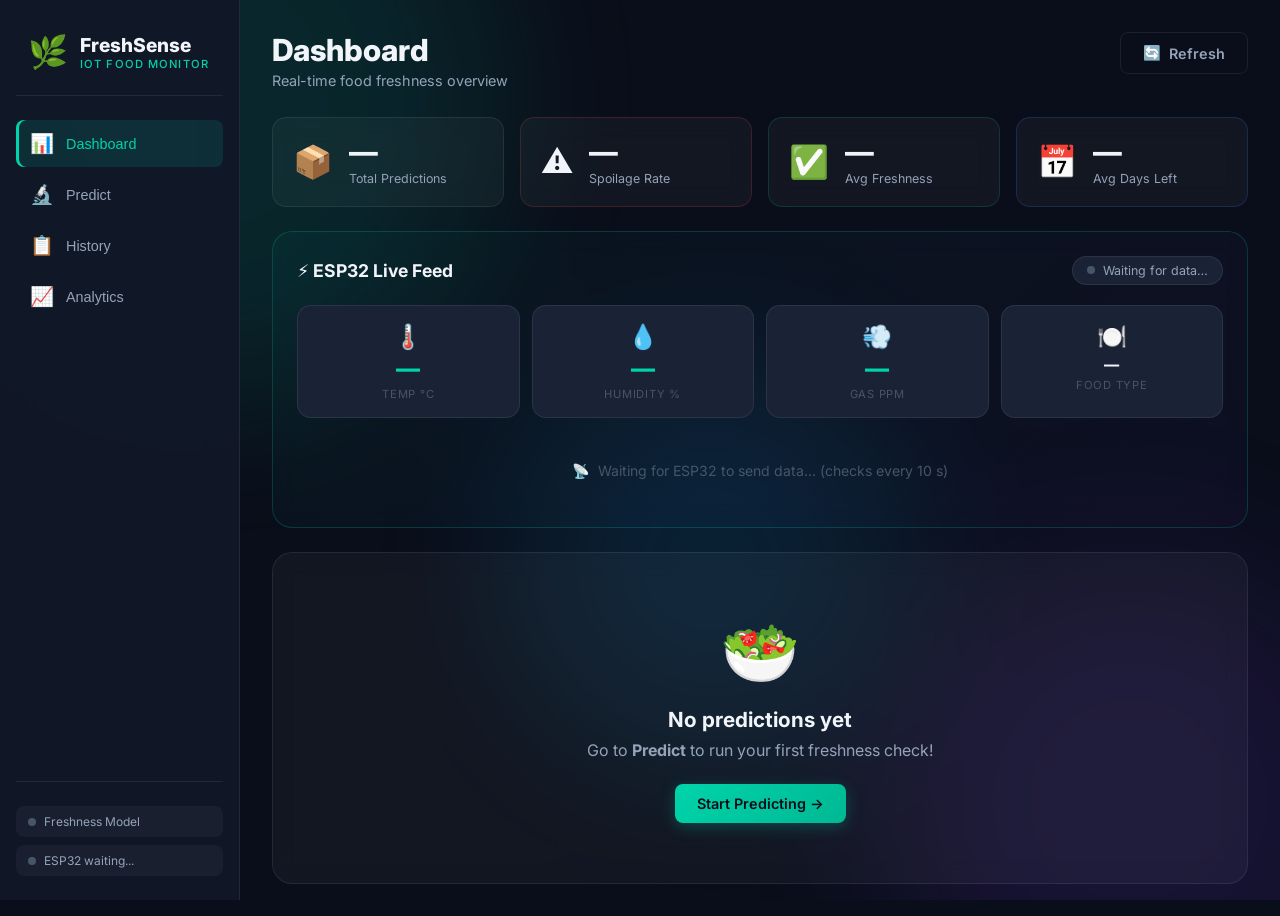
<file: frontend/index.html>
<!DOCTYPE html>
<html lang="en">
<head>
  <meta charset="UTF-8">
  <meta name="viewport" content="width=device-width, initial-scale=1.0">
  <title>FreshSense — IoT Food Freshness Monitoring</title>
  <meta name="description" content="Real-time IoT-based food freshness scoring system using machine learning sensor analysis and food image recognition.">
  <link rel="preconnect" href="https://fonts.googleapis.com">
  <link rel="preconnect" href="https://fonts.gstatic.com" crossorigin>
  <link href="https://fonts.googleapis.com/css2?family=Inter:wght@300;400;500;600;700;800;900&display=swap" rel="stylesheet">
  <script src="js/chart.min.js"></script>
  <link rel="stylesheet" href="css/style.css">
</head>
<body>

  <!-- ─── Animated background ─────────────────────────────────── -->
  <div class="bg-orbs">
    <div class="orb orb-1"></div>
    <div class="orb orb-2"></div>
    <div class="orb orb-3"></div>
  </div>

  <div class="app-shell">

    <!-- ─── Sidebar ──────────────────────────────────────────── -->
    <aside class="sidebar" id="sidebar">
      <div class="sidebar-logo">
        <span class="logo-icon">🌿</span>
        <div class="logo-text">
          <span class="logo-name">FreshSense</span>
          <span class="logo-tag">IoT Food Monitor</span>
        </div>
      </div>

      <nav class="sidebar-nav">
        <button class="nav-item active" onclick="switchTab('dashboard')" id="nav-dashboard">
          <span class="nav-icon">📊</span><span class="nav-label">Dashboard</span>
        </button>
        <button class="nav-item" onclick="switchTab('predict')" id="nav-predict">
          <span class="nav-icon">🔬</span><span class="nav-label">Predict</span>
        </button>
        <button class="nav-item" onclick="switchTab('history')" id="nav-history">
          <span class="nav-icon">📋</span><span class="nav-label">History</span>
        </button>
        <button class="nav-item" onclick="switchTab('analytics')" id="nav-analytics">
          <span class="nav-icon">📈</span><span class="nav-label">Analytics</span>
        </button>
      </nav>

      <div class="sidebar-footer">
        <div class="model-badge" id="freshnessBadge">
          <span class="badge-dot"></span>
          <span class="badge-text">Freshness Model</span>
        </div>
        <div class="model-badge" id="iotLiveBadge">
          <span class="badge-dot" id="iotDot"></span>
          <span class="badge-text" id="iotBadgeText">ESP32 waiting...</span>
        </div>
      </div>
    </aside>

    <!-- ─── Main Content ──────────────────────────────────────── -->
    <main class="main-content">

      <!-- ── DASHBOARD TAB ──────────────────────────────────── -->
      <div class="tab-panel active" id="tab-dashboard">
        <div class="page-header">
          <div>
            <h1 class="page-title">Dashboard</h1>
            <p class="page-subtitle">Real-time food freshness overview</p>
          </div>
          <div style="display:flex;align-items:center;gap:12px">
            <span id="liveIndicator" style="display:none;font-size:0.75rem;font-weight:600;color:#10b981;align-items:center;gap:6px">
              <span style="width:8px;height:8px;background:#10b981;border-radius:50%;display:inline-block;animation:pulse 1.5s infinite"></span>
              LIVE · ESP32
            </span>
            <button class="btn btn-ghost" onclick="refreshDashboard()">
              <span id="refreshIcon">🔄</span> Refresh
            </button>
          </div>
        </div>

        <!-- Stats row -->
        <div class="stats-grid" id="statsGrid">
          <div class="stat-card" id="statTotal">
            <div class="stat-icon">📦</div>
            <div class="stat-body">
              <div class="stat-value" id="statTotalVal">—</div>
              <div class="stat-label">Total Predictions</div>
            </div>
          </div>
          <div class="stat-card stat-warning" id="statSpoiled">
            <div class="stat-icon">⚠️</div>
            <div class="stat-body">
              <div class="stat-value" id="statSpoiledVal">—</div>
              <div class="stat-label">Spoilage Rate</div>
            </div>
          </div>
          <div class="stat-card stat-success" id="statFresh">
            <div class="stat-icon">✅</div>
            <div class="stat-body">
              <div class="stat-value" id="statFreshVal">—</div>
              <div class="stat-label">Avg Freshness</div>
            </div>
          </div>
          <div class="stat-card stat-info" id="statDays">
            <div class="stat-icon">📅</div>
            <div class="stat-body">
              <div class="stat-value" id="statDaysVal">—</div>
              <div class="stat-label">Avg Days Left</div>
            </div>
          </div>
        </div>

        <!-- ESP32 Live Feed card -->
        <div class="card esp32-feed-card" id="esp32FeedCard">
          <div class="card-header">
            <h2 class="card-title">⚡ ESP32 Live Feed</h2>
            <div class="esp32-conn-badge" id="esp32ConnBadge">
              <span class="badge-dot" id="esp32FeedDot"></span>
              <span id="esp32FeedStatus">Waiting for data…</span>
            </div>
          </div>
          <div class="esp32-sensor-row" id="esp32SensorRow">
            <div class="esp32-sensor-tile">
              <span class="esp32-tile-icon">🌡️</span>
              <span class="esp32-tile-val" id="feedTemp">—</span>
              <span class="esp32-tile-lbl">Temp °C</span>
            </div>
            <div class="esp32-sensor-tile">
              <span class="esp32-tile-icon">💧</span>
              <span class="esp32-tile-val" id="feedHumid">—</span>
              <span class="esp32-tile-lbl">Humidity %</span>
            </div>
            <div class="esp32-sensor-tile">
              <span class="esp32-tile-icon">💨</span>
              <span class="esp32-tile-val" id="feedGas">—</span>
              <span class="esp32-tile-lbl">Gas ppm</span>
            </div>
            <div class="esp32-sensor-tile">
              <span class="esp32-tile-icon">🍽️</span>
              <span class="esp32-tile-val esp32-food-val" id="feedFood">—</span>
              <span class="esp32-tile-lbl">Food Type</span>
            </div>
          </div>
          <div class="esp32-result-row" id="esp32ResultRow" style="display:none">
            <div class="esp32-result-freshness">
              <canvas id="feedGauge" width="100" height="100"></canvas>
              <div class="gauge-center">
                <div class="gauge-value" style="font-size:1.1rem" id="feedGaugePct">—</div>
                <div class="gauge-label">Fresh</div>
              </div>
            </div>
            <div class="esp32-result-details">
              <div class="esp32-result-status" id="feedStatusBadge">—</div>
              <div class="esp32-result-meta">
                <span>📅 <strong id="feedDays">—</strong> days left</span>
                <span>🎯 Confidence: <strong id="feedConf">—</strong></span>
                <span>🕐 <span id="feedTime">—</span></span>
              </div>
            </div>
          </div>
          <div class="esp32-no-data" id="esp32NoData">
            <span>📡</span> Waiting for ESP32 to send data… (checks every 10 s)
          </div>
        </div>

        <!-- Latest result -->
        <div class="card" id="latestCard" style="display:none">
          <div class="card-header">
            <h2 class="card-title">Latest Prediction</h2>
            <span class="card-badge" id="latestTimestamp">—</span>
          </div>
          <div class="latest-grid">
            <div class="freshness-gauge-wrap">
              <canvas id="gaugeCanvas" width="220" height="220"></canvas>
              <div class="gauge-center">
                <div class="gauge-value" id="gaugePct">—</div>
                <div class="gauge-label">Freshness</div>
              </div>
            </div>
            <div class="latest-details">
              <div class="detail-item">
                <span class="detail-label">Food Type</span>
                <span class="detail-value" id="latestFood">—</span>
              </div>
              <div class="detail-item">
                <span class="detail-label">Status</span>
                <span class="detail-value status-badge" id="latestStatus">—</span>
              </div>
              <div class="detail-item">
                <span class="detail-label">Remaining Days</span>
                <span class="detail-value" id="latestDays">—</span>
              </div>
              <div class="detail-item">
                <span class="detail-label">Confidence</span>
                <span class="detail-value" id="latestConf">—</span>
              </div>
              <div class="detail-item">
                <span class="detail-label">Temperature</span>
                <span class="detail-value" id="latestTemp">—</span>
              </div>
              <div class="detail-item">
                <span class="detail-label">Humidity</span>
                <span class="detail-value" id="latestHumidity">—</span>
              </div>
              <div class="detail-item">
                <span class="detail-label">Gas ppm</span>
                <span class="detail-value" id="latestGas">—</span>
              </div>
            </div>
          </div>
        </div>

        <div class="card empty-state" id="dashboardEmpty">
          <div class="empty-icon">🥗</div>
          <h3>No predictions yet</h3>
          <p>Go to <strong>Predict</strong> to run your first freshness check!</p>
          <button class="btn btn-primary" onclick="switchTab('predict')">Start Predicting →</button>
        </div>
      </div>

      <!-- ── PREDICT TAB ────────────────────────────────────── -->
      <div class="tab-panel" id="tab-predict">
        <div class="page-header">
          <div>
            <h1 class="page-title">Freshness Prediction</h1>
            <p class="page-subtitle">Enter sensor readings to analyze food freshness</p>
          </div>
        </div>

        <div class="predict-layout">
          <!-- Form -->
          <div class="card predict-form-card">
            <div class="card-header">
              <h2 class="card-title">🔬 Sensor Input</h2>
              <span class="card-hint">Fill in all fields</span>
            </div>

            <form id="predictionForm" onsubmit="submitPrediction(event)">
              <!-- Food type -->
              <div class="form-group">
                <label class="form-label" for="foodType">Food Type</label>
                <select id="foodType" class="form-control" required>
                  <option value="">Select food type...</option>
                </select>
                <span class="form-hint" id="foodTypeHint"></span>
              </div>

              <!-- ESP32 Auto-fill -->
              <div class="esp32-autofill-bar">
                <div class="esp32-autofill-left">
                  <span class="esp32-autofill-icon">⚡</span>
                  <div>
                    <div class="esp32-autofill-title">Sensor Values</div>
                    <div class="esp32-autofill-sub">Auto-fill from your ESP32 hardware</div>
                  </div>
                </div>
                <div class="esp32-autofill-right">
                  <span id="esp32FillBadge" style="display:none;font-size:0.7rem;color:#10b981;font-weight:500;"></span>
                  <button type="button" id="esp32FillBtn" class="btn-esp32-fill" onclick="fillFromESP32(true)">
                    📡 Read from ESP32
                  </button>
                </div>
              </div>
              <div class="sensor-grid">
                <div class="sensor-card" id="sensorTemp">
                  <div class="sensor-header">
                    <span class="sensor-icon">🌡️</span>
                    <span class="sensor-name">Temperature</span>
                    <span class="sensor-unit">°C</span>
                  </div>
                  <input type="range" id="tempSlider" min="-20" max="50" step="0.5" value="5"
                         class="slider" oninput="syncInput('tempSlider','temperatureInput')">
                  <input type="number" id="temperatureInput" class="sensor-number-input"
                         min="-20" max="50" step="0.1" value="5" required
                         oninput="syncSlider('temperatureInput','tempSlider')">
                  <div class="sensor-bar-wrap"><div class="sensor-bar" id="tempBar"></div></div>
                </div>

                <div class="sensor-card" id="sensorHumidity">
                  <div class="sensor-header">
                    <span class="sensor-icon">💧</span>
                    <span class="sensor-name">Humidity</span>
                    <span class="sensor-unit">%</span>
                  </div>
                  <input type="range" id="humidSlider" min="0" max="100" step="0.5" value="70"
                         class="slider" oninput="syncInput('humidSlider','humidityInput')">
                  <input type="number" id="humidityInput" class="sensor-number-input"
                         min="0" max="100" step="0.1" value="70" required
                         oninput="syncSlider('humidityInput','humidSlider')">
                  <div class="sensor-bar-wrap"><div class="sensor-bar" id="humidBar"></div></div>
                </div>

                <div class="sensor-card" id="sensorGas">
                  <div class="sensor-header">
                    <span class="sensor-icon">💨</span>
                    <span class="sensor-name">Gas Concentration</span>
                    <span class="sensor-unit">ppm</span>
                  </div>
                  <input type="range" id="gasSlider" min="0" max="2" step="0.01" value="0.3"
                         class="slider" oninput="syncInput('gasSlider','gasInput')">
                  <input type="number" id="gasInput" class="sensor-number-input"
                         min="0" max="5" step="0.01" value="0.3" required
                         oninput="syncSlider('gasInput','gasSlider')">
                  <div class="sensor-bar-wrap"><div class="sensor-bar" id="gasBar"></div></div>
                </div>
              </div>

              <button type="submit" class="btn btn-primary btn-full" id="predictBtn">
                <span class="btn-icon">🔬</span> Analyze Freshness
              </button>
            </form>
          </div>

          <!-- Results -->
          <div id="resultPanel" class="card result-panel" style="display:none">
            <div class="card-header">
              <h2 class="card-title">📋 Results</h2>
              <span class="result-food-badge" id="resultFoodBadge">—</span>
            </div>

            <div class="result-gauge-wrap">
              <canvas id="resultGauge" width="200" height="200"></canvas>
              <div class="gauge-center">
                <div class="gauge-value" id="resultPct">—</div>
                <div class="gauge-label">Freshness</div>
              </div>
            </div>

            <div class="result-status-wrap">
              <div class="result-status-badge" id="resultStatusBig">—</div>
            </div>

            <div class="result-metrics">
              <div class="metric-card">
                <span class="metric-icon">📅</span>
                <span class="metric-val" id="resultDays">—</span>
                <span class="metric-lbl">Days Left</span>
              </div>
              <div class="metric-card">
                <span class="metric-icon">🎯</span>
                <span class="metric-val" id="resultConf">—</span>
                <span class="metric-lbl">Confidence</span>
              </div>
            </div>

            <div class="recommendations-box" id="recommendationsBox">
              <h4>💡 Recommendations</h4>
              <ul id="recommendationsList"></ul>
            </div>
          </div>
        </div>
      </div>



      <!-- ── HISTORY TAB ────────────────────────────────────── -->
      <div class="tab-panel" id="tab-history">
        <div class="page-header">
          <div>
            <h1 class="page-title">Prediction History</h1>
            <p class="page-subtitle">All recorded freshness predictions</p>
          </div>
          <button class="btn btn-danger-ghost" onclick="clearHistory()">🗑 Clear All</button>
        </div>

        <!-- Filters -->
        <div class="card filter-card">
          <div class="filter-row">
            <div class="form-group form-group-sm">
              <label class="form-label">Filter by Food</label>
              <select id="historyFoodFilter" class="form-control" onchange="loadHistory()">
                <option value="">All foods</option>
              </select>
            </div>
            <div class="form-group form-group-sm">
              <label class="form-label">Filter by Status</label>
              <select id="historyStatusFilter" class="form-control" onchange="loadHistory()">
                <option value="">All statuses</option>
                <option value="fresh">Fresh</option>
                <option value="good">Good</option>
                <option value="moderate">Moderate</option>
                <option value="spoiling">Spoiling</option>
                <option value="spoiled">Spoiled</option>
              </select>
            </div>
            <button class="btn btn-ghost" onclick="loadHistory()">🔍 Apply</button>
          </div>
        </div>

        <div class="card table-card">
          <div class="table-wrap">
            <table class="data-table" id="historyTable">
              <thead>
                <tr>
                  <th>Food Type</th>
                  <th>Status</th>
                  <th>Freshness %</th>
                  <th>Days Left</th>
                  <th>Temp °C</th>
                  <th>Humidity %</th>
                  <th>Gas ppm</th>
                  <th>Confidence</th>
                  <th>Timestamp</th>
                </tr>
              </thead>
              <tbody id="historyBody">
                <tr><td colspan="9" class="table-empty">Loading...</td></tr>
              </tbody>
            </table>
          </div>

          <!-- Pagination -->
          <div class="pagination-wrap" id="paginationWrap">
            <button class="page-btn" id="prevPageBtn" onclick="changePage(-1)">← Prev</button>
            <span class="page-info" id="pageInfo">Page 1</span>
            <button class="page-btn" id="nextPageBtn" onclick="changePage(1)">Next →</button>
          </div>
        </div>
      </div>

      <!-- ── ANALYTICS TAB ──────────────────────────────────── -->
      <div class="tab-panel" id="tab-analytics">
        <div class="page-header">
          <div>
            <h1 class="page-title">Analytics</h1>
            <p class="page-subtitle">Insights from your freshness data</p>
          </div>
          <button class="btn btn-ghost" onclick="loadAnalytics()">🔄 Refresh</button>
        </div>

        <!-- Summary stats (same as dashboard but always visible here) -->
        <div class="stats-grid" id="analyticsStats">
          <div class="stat-card"><div class="stat-icon">📦</div><div class="stat-body"><div class="stat-value" id="aTotalVal">—</div><div class="stat-label">Total Predictions</div></div></div>
          <div class="stat-card stat-warning"><div class="stat-icon">⚠️</div><div class="stat-body"><div class="stat-value" id="aSpoileVal">—</div><div class="stat-label">Spoilage Rate</div></div></div>
          <div class="stat-card stat-success"><div class="stat-icon">✅</div><div class="stat-body"><div class="stat-value" id="aFreshVal">—</div><div class="stat-label">Avg Freshness</div></div></div>
          <div class="stat-card stat-info"><div class="stat-icon">📅</div><div class="stat-body"><div class="stat-value" id="aDaysVal">—</div><div class="stat-label">Avg Days Left</div></div></div>
        </div>

        <!-- Charts 2×2 -->
        <div class="charts-grid">
          <div class="card chart-card">
            <div class="card-header"><h3 class="chart-title">Status Distribution</h3></div>
            <div class="chart-wrap"><canvas id="statusChart"></canvas></div>
          </div>
          <div class="card chart-card">
            <div class="card-header"><h3 class="chart-title">Food Type Frequency</h3></div>
            <div class="chart-wrap"><canvas id="foodTypeChart"></canvas></div>
          </div>
          <div class="card chart-card chart-wide">
            <div class="card-header"><h3 class="chart-title">Freshness Trend (Last 30)</h3></div>
            <div class="chart-wrap"><canvas id="trendChart"></canvas></div>
          </div>
          <div class="card chart-card">
            <div class="card-header"><h3 class="chart-title">Avg Freshness by Food Type</h3></div>
            <div class="chart-wrap"><canvas id="radarChart"></canvas></div>
          </div>
        </div>

        <div class="empty-state" id="analyticsEmpty" style="display:none">
          <div class="empty-icon">📊</div>
          <h3>No data to analyze yet</h3>
          <p>Make some predictions first, then come back here!</p>
          <button class="btn btn-primary" onclick="switchTab('predict')">Start Predicting →</button>
        </div>
      </div>

    </main>
  </div>

  <!-- Loading overlay -->
  <div id="loadingOverlay" class="loading-overlay" style="display:none">
    <div class="loading-card">
      <div class="loading-spinner"></div>
      <p class="loading-text" id="loadingText">Analyzing freshness...</p>
    </div>
  </div>

  <!-- Toast -->
  <div id="toast" class="toast"></div>

  <script src="js/dashboard.js"></script>
  <script src="js/charts.js"></script>
</body>
</html>
</file>
<file: frontend/css/style.css>
/* ════════════════════════════════════════════════════════════
   FreshSense — Premium Dark UI Stylesheet
   ════════════════════════════════════════════════════════════ */

@import url('https://fonts.googleapis.com/css2?family=Inter:wght@300;400;500;600;700;800;900&display=swap');

/* ─── CSS Variables ───────────────────────────────────────── */
:root {
  --bg-base:        #0a0e1a;
  --bg-surface:     #111827;
  --bg-elevated:    #1a2235;
  --bg-card:        rgba(255,255,255,0.04);
  --bg-card-hover:  rgba(255,255,255,0.07);

  --border:         rgba(255,255,255,0.08);
  --border-hover:   rgba(255,255,255,0.16);

  --accent:         #00d4aa;
  --accent-glow:    rgba(0,212,170,0.25);
  --accent-dim:     rgba(0,212,170,0.12);
  --accent-2:       #7c3aed;
  --accent-2-glow:  rgba(124,58,237,0.25);

  --fresh:   #10b981;
  --good:    #34d399;
  --moderate:#f59e0b;
  --spoiling:#f97316;
  --spoiled: #ef4444;

  --text-primary:   #f1f5f9;
  --text-secondary: #94a3b8;
  --text-muted:     #475569;

  --radius-sm: 8px;
  --radius-md: 14px;
  --radius-lg: 20px;
  --radius-xl: 28px;

  --shadow-card: 0 4px 24px rgba(0,0,0,0.4);
  --shadow-glow: 0 0 40px var(--accent-glow);

  --font: 'Inter', system-ui, sans-serif;
  --sidebar-w: 240px;
}

/* ─── Reset ──────────────────────────────────────────────── */
*, *::before, *::after { box-sizing: border-box; margin: 0; padding: 0; }
html { scroll-behavior: smooth; }
body {
  font-family: var(--font);
  background: var(--bg-base);
  color: var(--text-primary);
  min-height: 100vh;
  overflow-x: hidden;
}

/* ─── Animated background orbs ──────────────────────────── */
.bg-orbs { position: fixed; inset: 0; pointer-events: none; z-index: 0; overflow: hidden; }
.orb {
  position: absolute;
  border-radius: 50%;
  filter: blur(80px);
  opacity: 0.12;
  animation: orbFloat 20s ease-in-out infinite;
}
.orb-1 { width: 600px; height: 600px; background: var(--accent);   top: -200px; left: -100px; animation-delay: 0s; }
.orb-2 { width: 500px; height: 500px; background: var(--accent-2); bottom: -150px; right: -100px; animation-delay: -7s; }
.orb-3 { width: 400px; height: 400px; background: #0ea5e9; top: 40%; left: 40%; animation-delay: -14s; }
@keyframes orbFloat {
  0%, 100% { transform: translate(0,0) scale(1); }
  33%       { transform: translate(40px,-30px) scale(1.05); }
  66%       { transform: translate(-20px,40px) scale(0.97); }
}

/* ─── App Shell ──────────────────────────────────────────── */
.app-shell {
  display: flex;
  min-height: 100vh;
  position: relative;
  z-index: 1;
}

/* ─── Sidebar ─────────────────────────────────────────────── */
.sidebar {
  width: var(--sidebar-w);
  min-height: 100vh;
  background: rgba(17,24,39,0.95);
  backdrop-filter: blur(20px);
  border-right: 1px solid var(--border);
  display: flex;
  flex-direction: column;
  padding: 24px 16px;
  position: sticky;
  top: 0;
  height: 100vh;
  overflow-y: auto;
  flex-shrink: 0;
}

.sidebar-logo {
  display: flex;
  align-items: center;
  gap: 12px;
  padding: 8px 12px 24px;
  border-bottom: 1px solid var(--border);
  margin-bottom: 24px;
}
.logo-icon { font-size: 2rem; }
.logo-text  { display: flex; flex-direction: column; }
.logo-name  { font-size: 1.2rem; font-weight: 800; color: var(--text-primary); }
.logo-tag   { font-size: 0.7rem; color: var(--accent); font-weight: 500; text-transform: uppercase; letter-spacing: 0.1em; }

.sidebar-nav { display: flex; flex-direction: column; gap: 4px; flex: 1; }
.nav-item {
  width: 100%;
  display: flex; align-items: center; gap: 12px;
  padding: 12px 14px;
  border: none; background: transparent;
  border-radius: var(--radius-sm);
  color: var(--text-secondary);
  font-size: 0.9rem; font-weight: 500;
  cursor: pointer;
  transition: all 0.2s ease;
  text-align: left;
}
.nav-item:hover { background: var(--bg-card-hover); color: var(--text-primary); }
.nav-item.active {
  background: var(--accent-dim);
  color: var(--accent);
  box-shadow: inset 3px 0 0 var(--accent);
}
.nav-icon { font-size: 1.2rem; width: 24px; text-align: center; }

.sidebar-footer {
  padding-top: 24px;
  border-top: 1px solid var(--border);
  display: flex; flex-direction: column; gap: 8px;
}
.model-badge {
  display: flex; align-items: center; gap: 8px;
  font-size: 0.75rem; color: var(--text-secondary);
  padding: 8px 12px;
  background: var(--bg-card);
  border-radius: var(--radius-sm);
}
.badge-dot {
  width: 8px; height: 8px;
  border-radius: 50%;
  background: var(--text-muted);
  flex-shrink: 0;
}
.badge-dot.online  { background: var(--fresh); box-shadow: 0 0 6px var(--fresh); animation: pulse 2s infinite; }
.badge-dot.loading { background: var(--moderate); animation: pulse 1s infinite; }
.badge-dot.offline { background: var(--spoiled); }
@keyframes pulse { 0%,100%{ opacity:1; } 50%{ opacity:0.4; } }

/* ─── Main Content ───────────────────────────────────────── */
.main-content { flex: 1; padding: 32px; max-width: calc(100vw - var(--sidebar-w)); overflow-x: hidden; }

/* ─── Tab panels ─────────────────────────────────────────── */
.tab-panel { display: none; animation: fadeSlide 0.3s ease; }
.tab-panel.active { display: block; }
@keyframes fadeSlide {
  from { opacity:0; transform: translateY(12px); }
  to   { opacity:1; transform: translateY(0); }
}

/* ─── Page header ────────────────────────────────────────── */
.page-header {
  display: flex; justify-content: space-between; align-items: flex-start;
  margin-bottom: 28px;
}
.page-title    { font-size: 1.9rem; font-weight: 800; color: var(--text-primary); }
.page-subtitle { font-size: 0.9rem; color: var(--text-secondary); margin-top: 4px; }

/* ─── Cards ──────────────────────────────────────────────── */
.card {
  background: var(--bg-card);
  border: 1px solid var(--border);
  border-radius: var(--radius-lg);
  padding: 24px;
  backdrop-filter: blur(12px);
  transition: border-color 0.2s;
}
.card:hover { border-color: var(--border-hover); }
.card-header {
  display: flex; justify-content: space-between; align-items: center;
  margin-bottom: 20px;
}
.card-title { font-size: 1.1rem; font-weight: 700; }
.card-badge { font-size: 0.75rem; color: var(--text-muted); background: var(--bg-elevated); padding: 4px 10px; border-radius: 100px; }
.card-hint  { font-size: 0.75rem; color: var(--text-muted); }

/* ─── Stats Grid ─────────────────────────────────────────── */
.stats-grid {
  display: grid;
  grid-template-columns: repeat(auto-fit, minmax(200px, 1fr));
  gap: 16px;
  margin-bottom: 24px;
}
.stat-card {
  background: var(--bg-card);
  border: 1px solid var(--border);
  border-radius: var(--radius-md);
  padding: 20px;
  display: flex; align-items: center; gap: 16px;
  transition: all 0.2s;
  backdrop-filter: blur(12px);
}
.stat-card:hover { border-color: var(--accent); box-shadow: 0 0 20px var(--accent-glow); transform: translateY(-2px); }
.stat-card.stat-success { border-color: rgba(16,185,129,0.2); }
.stat-card.stat-warning { border-color: rgba(239,68,68,0.2); }
.stat-card.stat-info    { border-color: rgba(59,130,246,0.2); }
.stat-icon { font-size: 2rem; }
.stat-value { font-size: 1.8rem; font-weight: 800; color: var(--text-primary); line-height: 1; }
.stat-label { font-size: 0.78rem; color: var(--text-secondary); margin-top: 4px; }

/* ─── Latest card ────────────────────────────────────────── */
.latest-grid {
  display: grid;
  grid-template-columns: 220px 1fr;
  gap: 32px;
  align-items: center;
}
.freshness-gauge-wrap, .result-gauge-wrap {
  position: relative;
  display: flex; justify-content: center; align-items: center;
}
.gauge-center {
  position: absolute;
  text-align: center;
  pointer-events: none;
}
.gauge-value { font-size: 1.8rem; font-weight: 800; color: var(--text-primary); }
.gauge-label { font-size: 0.7rem; color: var(--text-secondary); text-transform: uppercase; letter-spacing: 0.08em; margin-top: 2px; }

.latest-details { display: grid; grid-template-columns: 1fr 1fr; gap: 12px; }
.detail-item { background: var(--bg-elevated); border-radius: var(--radius-sm); padding: 12px 14px; }
.detail-label { font-size: 0.72rem; color: var(--text-muted); text-transform: uppercase; letter-spacing: 0.08em; }
.detail-value { font-size: 1rem; font-weight: 600; color: var(--text-primary); margin-top: 4px; display: block; }
.detail-value.status-badge { display: inline-block; }

/* ─── Empty State ────────────────────────────────────────── */
.empty-state {
  text-align: center; padding: 60px 20px;
}
.empty-icon { font-size: 4rem; margin-bottom: 16px; }
.empty-state h3 { font-size: 1.3rem; font-weight: 700; margin-bottom: 8px; }
.empty-state p  { color: var(--text-secondary); margin-bottom: 24px; }
.empty-state-sm { text-align: center; padding: 40px 16px; color: var(--text-secondary); }
.empty-state-sm span { font-size: 2.5rem; display: block; margin-bottom: 10px; }

/* ─── Form Styles ────────────────────────────────────────── */
.form-group { margin-bottom: 20px; }
.form-group-sm { margin-bottom: 0; }
.form-label { display: block; font-size: 0.82rem; font-weight: 600; color: var(--text-secondary); margin-bottom: 8px; text-transform: uppercase; letter-spacing: 0.06em; }
.form-hint  { font-size: 0.75rem; color: var(--text-muted); margin-top: 5px; display: block; }
.form-control {
  width: 100%;
  background: var(--bg-elevated);
  border: 1px solid var(--border);
  border-radius: var(--radius-sm);
  color: var(--text-primary);
  padding: 12px 14px;
  font-size: 0.95rem;
  font-family: var(--font);
  transition: all 0.2s;
  outline: none;
  appearance: none;
}
.form-control:focus {
  border-color: var(--accent);
  box-shadow: 0 0 0 3px var(--accent-glow);
}
.form-control option { background: var(--bg-elevated); }

/* ─── Predict Layout ─────────────────────────────────────── */
.predict-layout  { display: grid; grid-template-columns: 1fr 1fr; gap: 24px; align-items: start; }
.predict-form-card, .result-panel { height: fit-content; }

/* ─── Sensor Cards ───────────────────────────────────────── */
.sensor-grid { display: flex; flex-direction: column; gap: 14px; margin-bottom: 24px; }
.sensor-card {
  background: var(--bg-elevated);
  border: 1px solid var(--border);
  border-radius: var(--radius-md);
  padding: 16px;
  transition: border-color 0.2s;
}
.sensor-card:hover { border-color: var(--accent); }
.sensor-header   { display: flex; align-items: center; gap: 8px; margin-bottom: 12px; }
.sensor-icon     { font-size: 1.2rem; }
.sensor-name     { font-size: 0.85rem; font-weight: 600; flex: 1; color: var(--text-primary); }
.sensor-unit     { font-size: 0.75rem; color: var(--accent); font-weight: 600; background: var(--accent-dim); padding: 2px 8px; border-radius: 100px; }
.sensor-number-input {
  width: 100%; background: transparent; border: none;
  color: var(--accent); font-size: 1.4rem; font-weight: 700; font-family: var(--font);
  text-align: center; outline: none; margin: 8px 0;
}
.slider {
  width: 100%; appearance: none; height: 4px;
  background: var(--border); border-radius: 100px; outline: none; cursor: pointer;
}
.slider::-webkit-slider-thumb {
  appearance: none; width: 18px; height: 18px;
  border-radius: 50%; background: var(--accent); cursor: pointer;
  box-shadow: 0 0 8px var(--accent-glow);
}
.sensor-bar-wrap { height: 4px; background: var(--border); border-radius: 100px; margin-top: 8px; overflow: hidden; }
.sensor-bar      { height: 100%; background: linear-gradient(90deg, var(--accent), var(--accent-2)); border-radius: 100px; transition: width 0.3s ease; }

/* ─── Buttons ────────────────────────────────────────────── */
.btn {
  display: inline-flex; align-items: center; gap: 8px;
  padding: 11px 22px;
  border: none; border-radius: var(--radius-sm);
  font-size: 0.9rem; font-weight: 600; font-family: var(--font);
  cursor: pointer; transition: all 0.2s;
  text-decoration: none; white-space: nowrap;
}
.btn-full { width: 100%; justify-content: center; padding: 14px; font-size: 1rem; }
.btn-primary {
  background: linear-gradient(135deg, var(--accent), #00b894);
  color: #0a0e1a;
  box-shadow: 0 4px 15px var(--accent-glow);
}
.btn-primary:hover { transform: translateY(-2px); box-shadow: 0 8px 25px var(--accent-glow); }
.btn-secondary {
  background: var(--bg-elevated); color: var(--text-primary);
  border: 1px solid var(--border);
}
.btn-secondary:hover { border-color: var(--border-hover); background: var(--bg-card-hover); }
.btn-ghost { background: transparent; color: var(--text-secondary); border: 1px solid var(--border); }
.btn-ghost:hover { color: var(--text-primary); border-color: var(--border-hover); }
.btn-danger-ghost { background: transparent; color: var(--spoiled); border: 1px solid rgba(239,68,68,0.2); }
.btn-danger-ghost:hover { background: rgba(239,68,68,0.1); }
.btn-icon { font-size: 1.1rem; }
.btn:disabled { opacity: 0.5; cursor: not-allowed; transform: none !important; }

/* ─── Result Panel ───────────────────────────────────────── */
.result-food-badge { background: var(--accent-dim); color: var(--accent); font-size: 0.82rem; font-weight: 600; padding: 4px 12px; border-radius: 100px; }
.result-gauge-wrap { margin: 8px auto 16px; width: 200px; height: 200px; }
.result-status-wrap { text-align: center; margin-bottom: 20px; }
.result-status-badge {
  display: inline-block; padding: 8px 24px;
  border-radius: 100px; font-size: 1rem; font-weight: 700;
  text-transform: uppercase; letter-spacing: 0.08em;
}
.result-metrics {
  display: grid; grid-template-columns: 1fr 1fr; gap: 12px; margin-bottom: 20px;
}
.metric-card {
  background: var(--bg-elevated); border-radius: var(--radius-sm); padding: 14px;
  display: flex; flex-direction: column; align-items: center; gap: 4px;
  text-align: center;
}
.metric-icon { font-size: 1.4rem; }
.metric-val  { font-size: 1.4rem; font-weight: 800; color: var(--text-primary); }
.metric-lbl  { font-size: 0.72rem; color: var(--text-muted); text-transform: uppercase; letter-spacing: 0.06em; }
.recommendations-box {
  background: var(--bg-elevated); border-radius: var(--radius-sm); padding: 16px;
  border-left: 3px solid var(--accent);
}
.recommendations-box h4 { font-size: 0.85rem; font-weight: 700; color: var(--accent); margin-bottom: 10px; }
.recommendations-box ul { list-style: none; display: flex; flex-direction: column; gap: 6px; }
.recommendations-box li { font-size: 0.85rem; color: var(--text-secondary); display: flex; gap: 8px; }
.recommendations-box li::before { content: "→"; color: var(--accent); flex-shrink: 0; }

/* Status colours */
.status-fresh    { color: var(--fresh);    }
.status-good     { color: var(--good);     }
.status-moderate { color: var(--moderate); }
.status-spoiling { color: var(--spoiling); }
.status-spoiled  { color: var(--spoiled);  }
.bg-fresh    { background: rgba(16,185,129,0.2);  color: var(--fresh);    }
.bg-good     { background: rgba(52,211,153,0.2);  color: var(--good);     }
.bg-moderate { background: rgba(245,158,11,0.2);  color: var(--moderate); }
.bg-spoiling { background: rgba(249,115,22,0.2);  color: var(--spoiling); }
.bg-spoiled  { background: rgba(239,68,68,0.2);   color: var(--spoiled);  }

/* ─── Camera Tab ─────────────────────────────────────────── */
.camera-layout { display: grid; grid-template-columns: 1fr 1fr; gap: 24px; align-items: start; }
.camera-card   { display: flex; flex-direction: column; gap: 16px; }
.camera-feed-wrap {
  position: relative; background: #000; border-radius: var(--radius-md);
  overflow: hidden; aspect-ratio: 4/3;
}
.camera-feed { width: 100%; height: 100%; object-fit: cover; display: block; }
.camera-canvas { position: absolute; inset: 0; width: 100%; height: 100%; }
.camera-overlay {
  position: absolute; inset: 0; display: flex; align-items: center; justify-content: center;
  background: var(--bg-elevated);
  z-index: 2;
}
.camera-placeholder { text-align: center; color: var(--text-muted); }
.camera-icon { font-size: 3rem; display: block; margin-bottom: 10px; }
.camera-scan-line {
  position: absolute; left: 0; right: 0; height: 2px; z-index: 3;
  background: linear-gradient(90deg, transparent, var(--accent), transparent);
  animation: scanLine 2s ease-in-out infinite;
}
@keyframes scanLine {
  0%   { top: 0; }
  100% { top: 100%; }
}
.camera-controls { display: flex; gap: 10px; flex-wrap: wrap; align-items: center; }
.classifier-status-badge { display: flex; align-items: center; gap: 8px; font-size: 0.82rem; color: var(--text-secondary); background: var(--bg-card); padding: 8px 14px; border-radius: 100px; border: 1px solid var(--border); }
.upload-divider { text-align: center; position: relative; }
.upload-divider::before { content: ''; position: absolute; top: 50%; left: 0; right: 0; height: 1px; background: var(--border); }
.upload-divider span { background: var(--bg-elevated); position: relative; padding: 0 12px; color: var(--text-muted); font-size: 0.82rem; }
.upload-area {
  display: flex; flex-direction: column; align-items: center; justify-content: center;
  gap: 6px; padding: 24px; border: 2px dashed var(--border);
  border-radius: var(--radius-md); cursor: pointer; transition: all 0.2s;
  text-align: center;
}
.upload-area:hover { border-color: var(--accent); background: var(--accent-dim); }
.upload-area input { display: none; }
.upload-icon { font-size: 2rem; }
.upload-text { font-size: 0.9rem; font-weight: 600; color: var(--text-primary); }
.upload-sub  { font-size: 0.75rem; color: var(--text-muted); }

/* Detection results */
.detected-food-banner {
  display: flex; gap: 16px; align-items: center;
  background: var(--bg-elevated); border-radius: var(--radius-md); padding: 16px;
  margin-bottom: 16px;
}
.captured-preview { width: 90px; height: 90px; object-fit: cover; border-radius: var(--radius-sm); flex-shrink: 0; }
.detected-label { font-size: 0.72rem; color: var(--text-muted); text-transform: uppercase; letter-spacing: 0.08em; }
.detected-name  { font-size: 1.4rem; font-weight: 800; color: var(--text-primary); margin: 4px 0; }
.detected-conf  { font-size: 0.85rem; color: var(--accent); font-weight: 600; }
.freshness-type-map { display: flex; align-items: center; gap: 10px; margin-bottom: 16px; font-size: 0.85rem; }
.map-label { color: var(--text-muted); }
.map-value { background: var(--accent-dim); color: var(--accent); padding: 3px 10px; border-radius: 100px; font-weight: 600; }
.top5-label { font-size: 0.82rem; font-weight: 700; color: var(--text-secondary); text-transform: uppercase; letter-spacing: 0.06em; margin-bottom: 10px; }
.top5-list { display: flex; flex-direction: column; gap: 6px; margin-bottom: 20px; }
.top5-item {
  display: flex; align-items: center; gap: 10px;
  background: var(--bg-elevated); border-radius: var(--radius-sm); padding: 10px 12px;
}
.top5-rank { font-size: 0.75rem; font-weight: 700; color: var(--text-muted); width: 20px; }
.top5-name { flex: 1; font-size: 0.85rem; font-weight: 500; }
.top5-bar-wrap { width: 80px; height: 6px; background: var(--border); border-radius: 100px; overflow: hidden; }
.top5-bar { height: 100%; background: var(--accent); border-radius: 100px; transition: width 0.5s ease; }
.top5-pct  { font-size: 0.78rem; font-weight: 700; color: var(--accent); min-width: 40px; text-align: right; }
.use-detected-wrap { margin-top: 4px; }

/* ─── History Tab ────────────────────────────────────────── */
.filter-card { margin-bottom: 20px; }
.filter-row  { display: flex; align-items: flex-end; gap: 16px; flex-wrap: wrap; }
.filter-row .form-group-sm { flex: 1; min-width: 160px; }
.table-card  { padding: 0; overflow: hidden; }
.table-wrap  { overflow-x: auto; }
.data-table  { width: 100%; border-collapse: collapse; min-width: 800px; }
.data-table thead th {
  background: var(--bg-elevated);
  color: var(--text-secondary);
  font-size: 0.75rem; font-weight: 700;
  text-transform: uppercase; letter-spacing: 0.06em;
  padding: 14px 16px;
  text-align: left;
  border-bottom: 1px solid var(--border);
  white-space: nowrap;
}
.data-table tbody td {
  padding: 13px 16px;
  font-size: 0.87rem;
  border-bottom: 1px solid var(--border);
  color: var(--text-primary);
}
.data-table tbody tr:hover td { background: var(--bg-card-hover); }
.data-table tbody tr:last-child td { border-bottom: none; }
.table-empty { text-align: center; color: var(--text-muted); padding: 40px !important; }
.status-pill {
  display: inline-block; padding: 3px 10px; border-radius: 100px;
  font-size: 0.75rem; font-weight: 700; text-transform: capitalize;
}
.pagination-wrap {
  display: flex; align-items: center; justify-content: center;
  gap: 16px; padding: 16px;
  border-top: 1px solid var(--border);
}
.page-btn { background: var(--bg-elevated); border: 1px solid var(--border); color: var(--text-primary); padding: 8px 16px; border-radius: var(--radius-sm); cursor: pointer; font-size: 0.85rem; font-weight: 600; transition: all 0.2s; }
.page-btn:hover { border-color: var(--accent); color: var(--accent); }
.page-btn:disabled { opacity: 0.4; cursor: not-allowed; }
.page-info { font-size: 0.85rem; color: var(--text-secondary); }

/* ─── Analytics Tab ──────────────────────────────────────── */
.charts-grid {
  display: grid;
  grid-template-columns: repeat(2, 1fr);
  gap: 20px;
  margin-top: 4px;
}
.chart-card { display: flex; flex-direction: column; }
.chart-wide { grid-column: 1 / -1; }
.chart-title { font-size: 0.95rem; font-weight: 700; }
.chart-wrap {
  position: relative;
  height: 260px;          /* explicit fixed height — required for Chart.js */
  margin-top: 12px;
  width: 100%;
}
.chart-wrap canvas { position: absolute; inset: 0; width: 100% !important; height: 100% !important; }

/* ─── Loading overlay ────────────────────────────────────── */
.loading-overlay {
  position: fixed; inset: 0; background: rgba(10,14,26,0.85);
  backdrop-filter: blur(8px); z-index: 9999;
  display: flex; align-items: center; justify-content: center;
}
.loading-card {
  background: var(--bg-elevated); border: 1px solid var(--border);
  border-radius: var(--radius-lg); padding: 40px; text-align: center;
  display: flex; flex-direction: column; align-items: center; gap: 20px;
  min-width: 240px;
}
.loading-spinner {
  width: 48px; height: 48px; border: 4px solid var(--border);
  border-top-color: var(--accent); border-radius: 50%;
  animation: spin 0.8s linear infinite;
}
@keyframes spin { to { transform: rotate(360deg); } }
.loading-text { color: var(--text-secondary); font-size: 0.95rem; }

/* ─── Toast ──────────────────────────────────────────────── */
.toast {
  position: fixed; bottom: 32px; right: 32px; z-index: 10000;
  padding: 14px 20px;
  background: var(--bg-elevated); border: 1px solid var(--border);
  border-radius: var(--radius-sm);
  color: var(--text-primary); font-size: 0.9rem;
  transform: translateY(100px); opacity: 0;
  transition: all 0.3s cubic-bezier(0.34,1.56,0.64,1);
  pointer-events: none; max-width: 320px;
}
.toast.show { transform: translateY(0); opacity: 1; }
.toast.success { border-color: var(--fresh); }
.toast.error   { border-color: var(--spoiled); }
.toast.info    { border-color: var(--accent); }

/* ─── ESP32 Live Feed Card ───────────────────────────────────────────────────── */
.esp32-feed-card {
  margin-bottom: 24px;
  border-color: rgba(0,212,170,0.2);
  background: linear-gradient(135deg, rgba(0,212,170,0.04), rgba(124,58,237,0.04));
}
.esp32-feed-card:hover { border-color: var(--accent); }

.esp32-conn-badge {
  display: flex; align-items: center; gap: 8px;
  font-size: 0.78rem; color: var(--text-secondary);
  background: var(--bg-elevated);
  padding: 6px 14px; border-radius: 100px;
  border: 1px solid var(--border);
}

/* Sensor tiles row */
.esp32-sensor-row {
  display: grid;
  grid-template-columns: repeat(4, 1fr);
  gap: 12px;
  margin-bottom: 20px;
}
.esp32-sensor-tile {
  background: var(--bg-elevated);
  border: 1px solid var(--border);
  border-radius: var(--radius-md);
  padding: 16px 12px;
  display: flex; flex-direction: column; align-items: center; gap: 6px;
  text-align: center;
  transition: border-color 0.2s, box-shadow 0.2s;
}
.esp32-sensor-tile:hover {
  border-color: var(--accent);
  box-shadow: 0 0 16px var(--accent-glow);
}
.esp32-tile-icon { font-size: 1.5rem; }
.esp32-tile-val  {
  font-size: 1.5rem; font-weight: 800;
  color: var(--accent); line-height: 1;
  font-variant-numeric: tabular-nums;
}
.esp32-tile-val.esp32-food-val {
  font-size: 0.95rem; text-transform: capitalize;
  color: var(--text-primary);
}
.esp32-tile-lbl {
  font-size: 0.7rem; color: var(--text-muted);
  text-transform: uppercase; letter-spacing: 0.07em;
}

/* Result row (gauge + details) */
.esp32-result-row {
  display: flex; align-items: center; gap: 24px;
  background: var(--bg-elevated);
  border-radius: var(--radius-md);
  padding: 18px 20px;
  border: 1px solid var(--border);
  animation: fadeSlide 0.4s ease;
}
.esp32-result-freshness {
  position: relative;
  display: flex; justify-content: center; align-items: center;
  flex-shrink: 0;
  width: 100px; height: 100px;
}
.esp32-result-details {
  flex: 1; display: flex; flex-direction: column; gap: 10px;
}
.esp32-result-status {
  display: inline-block; padding: 6px 18px;
  border-radius: 100px; font-size: 0.95rem; font-weight: 700;
  text-transform: uppercase; letter-spacing: 0.08em;
  width: fit-content;
}
.esp32-result-meta {
  display: flex; flex-wrap: wrap; gap: 16px;
  font-size: 0.85rem; color: var(--text-secondary);
}
.esp32-result-meta strong { color: var(--text-primary); }

/* No-data placeholder */
.esp32-no-data {
  text-align: center; padding: 24px;
  color: var(--text-muted); font-size: 0.88rem;
  display: flex; align-items: center; justify-content: center; gap: 8px;
}

/* ─── ESP32 Autofill Bar (Predict Tab) ──────────────────────────────────────── */
.esp32-autofill-bar {
  display: flex;
  align-items: center;
  justify-content: space-between;
  gap: 12px;
  background: linear-gradient(135deg, rgba(0,212,170,0.08), rgba(124,58,237,0.06));
  border: 1px solid rgba(0,212,170,0.3);
  border-radius: var(--radius-md);
  padding: 14px 18px;
  margin-bottom: 20px;
  transition: border-color 0.2s, box-shadow 0.2s;
}
.esp32-autofill-bar:hover {
  border-color: var(--accent);
  box-shadow: 0 0 20px var(--accent-glow);
}
.esp32-autofill-left {
  display: flex;
  align-items: center;
  gap: 12px;
}
.esp32-autofill-icon {
  font-size: 1.5rem;
  flex-shrink: 0;
  filter: drop-shadow(0 0 6px var(--accent));
}
.esp32-autofill-title {
  font-size: 0.9rem;
  font-weight: 700;
  color: var(--text-primary);
}
.esp32-autofill-sub {
  font-size: 0.75rem;
  color: var(--text-muted);
  margin-top: 2px;
}
.esp32-autofill-right {
  display: flex;
  align-items: center;
  gap: 10px;
  flex-shrink: 0;
}
.btn-esp32-fill {
  display: inline-flex;
  align-items: center;
  gap: 6px;
  padding: 9px 18px;
  background: linear-gradient(135deg, var(--accent), #00b894);
  color: #0a0e1a;
  border: none;
  border-radius: var(--radius-sm);
  font-size: 0.85rem;
  font-weight: 700;
  font-family: var(--font);
  cursor: pointer;
  transition: all 0.2s;
  white-space: nowrap;
  box-shadow: 0 4px 14px var(--accent-glow);
}
.btn-esp32-fill:hover {
  transform: translateY(-2px);
  box-shadow: 0 8px 24px var(--accent-glow);
}
.btn-esp32-fill:disabled {
  opacity: 0.6;
  cursor: not-allowed;
  transform: none;
}

/* ─── Responsive ─────────────────────────────────────────── */
@media (max-width: 1100px) {
  .predict-layout     { grid-template-columns: 1fr; }
  .camera-layout      { grid-template-columns: 1fr; }
  .charts-grid        { grid-template-columns: 1fr; }
  .chart-wide         { grid-column: 1; }
  .esp32-sensor-row   { grid-template-columns: repeat(2, 1fr); }
}
@media (max-width: 768px) {
  :root { --sidebar-w: 70px; }
  .sidebar { padding: 16px 8px; }
  .sidebar-logo { flex-direction: column; gap: 4px; padding-bottom: 16px; }
  .logo-text, .logo-tag, .sidebar-footer { display: none; }
  .nav-label { display: none; }
  .nav-item  { justify-content: center; padding: 12px; }
  .main-content { padding: 16px; }
  .latest-grid { grid-template-columns: 1fr; }
  .latest-details { grid-template-columns: 1fr; }
  .esp32-sensor-row   { grid-template-columns: repeat(2, 1fr); }
  .esp32-result-row   { flex-direction: column; align-items: flex-start; }
}
</file>
